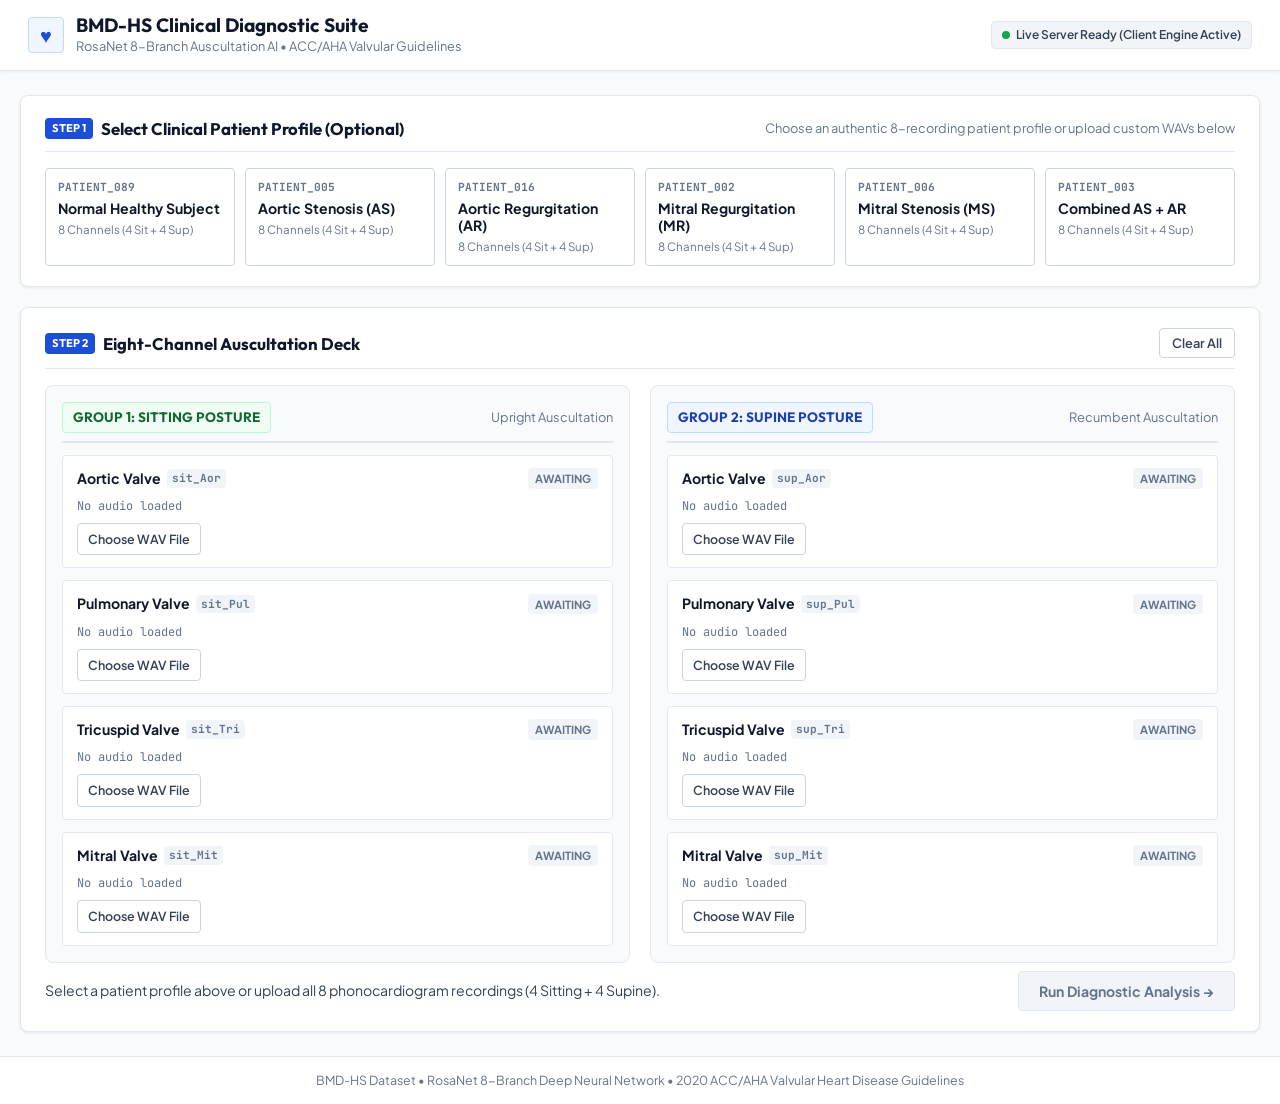
<file: index.html>
<!DOCTYPE html>
<html lang="en">
<head>
    <meta charset="UTF-8">
    <meta http-equiv="refresh" content="0; url=web/index.html">
    <title>BMD-HS Clinical Diagnostic Suite</title>
</head>
<body>
    <p>Redirecting to <a href="web/index.html">BMD-HS Clinical Diagnostic Suite</a>...</p>
    <script>
        window.location.replace("web/index.html");
    </script>
</body>
</html>
</file>
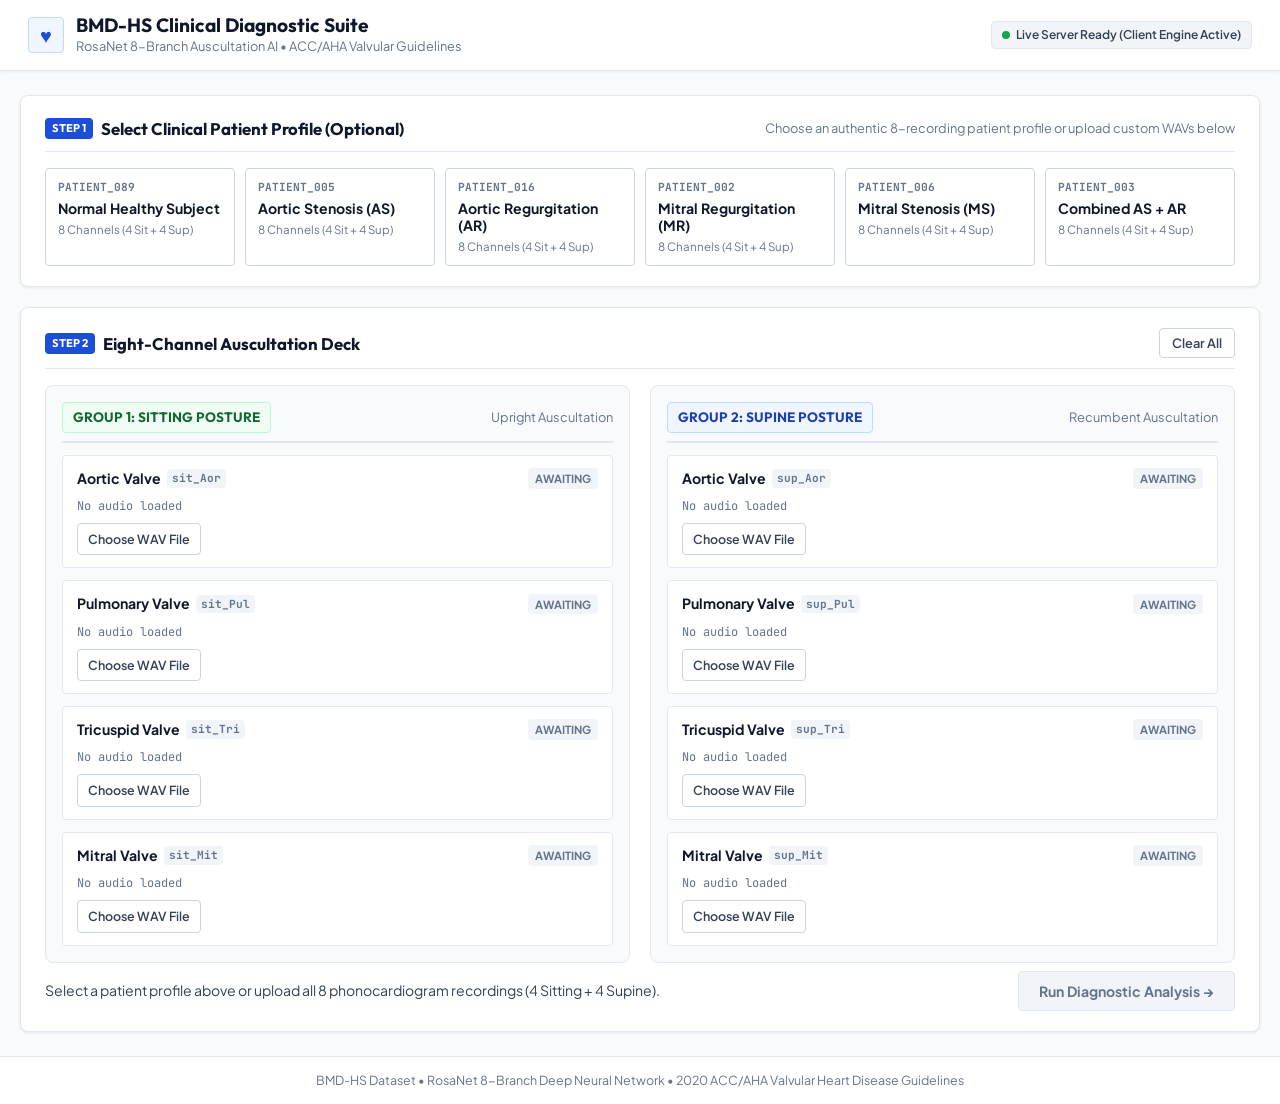
<file: web/index.html>
<!DOCTYPE html>
<html lang="en">
<head>
    <meta charset="UTF-8">
    <meta name="viewport" content="width=device-width, initial-scale=1.0">
    <title>BMD-HS Clinical Diagnostic Suite | RosaNet AI</title>
    <meta http-equiv="Cache-Control" content="no-cache, no-store, must-revalidate">
    <meta http-equiv="Pragma" content="no-cache">
    <meta http-equiv="Expires" content="0">
    <link rel="preconnect" href="https://fonts.googleapis.com">
    <link rel="preconnect" href="https://fonts.gstatic.com" crossorigin>
    <link href="https://fonts.googleapis.com/css2?family=Outfit:wght@500;600;700;800&family=Plus+Jakarta+Sans:wght@400;500;600;700&family=JetBrains+Mono:wght@500;600&display=swap" rel="stylesheet">
    <link rel="stylesheet" href="style.css?v=20261110_simple">
</head>
<body>

    <!-- Simple Hospital Header -->
    <header class="site-header">
        <div class="header-container">
            <div class="brand-block">
                <div class="brand-icon">♥</div>
                <div>
                    <h1 class="brand-title">BMD-HS Clinical Diagnostic Suite</h1>
                    <p class="brand-sub">RosaNet 8-Branch Auscultation AI &bull; ACC/AHA Valvular Guidelines</p>
                </div>
            </div>
            <div class="header-actions">
                <div class="status-badge" id="systemStatusBadge">
                    <span class="status-dot"></span>
                    <span id="systemStatusText">Ready (8 Channels &bull; 2,000 Hz)</span>
                </div>
            </div>
        </div>
    </header>

    <!-- Main Container -->
    <main class="main-container">

        <!-- STEP 1: Presets Bar -->
        <section class="section-box">
            <div class="section-title-row">
                <h2 class="section-title">
                    <span class="step-number">STEP 1</span>
                    Select Clinical Patient Profile (Optional)
                </h2>
                <span class="section-hint">Choose an authentic 8-recording patient profile or upload custom WAVs below</span>
            </div>

            <div class="presets-grid" id="patientPresetButtons">
                <!-- Loaded dynamically by script.js -->
                <div class="preset-btn" data-pid="patient_089">
                    <span class="preset-pid">PATIENT_089</span>
                    <span class="preset-name">Normal Healthy Subject</span>
                    <span class="preset-sub">8 Channels (4 Sit + 4 Sup)</span>
                </div>
                <div class="preset-btn" data-pid="patient_005">
                    <span class="preset-pid">PATIENT_005</span>
                    <span class="preset-name">Aortic Stenosis (AS)</span>
                    <span class="preset-sub">8 Channels (4 Sit + 4 Sup)</span>
                </div>
                <div class="preset-btn" data-pid="patient_016">
                    <span class="preset-pid">PATIENT_016</span>
                    <span class="preset-name">Aortic Regurgitation (AR)</span>
                    <span class="preset-sub">8 Channels (4 Sit + 4 Sup)</span>
                </div>
                <div class="preset-btn" data-pid="patient_002">
                    <span class="preset-pid">PATIENT_002</span>
                    <span class="preset-name">Mitral Regurgitation (MR)</span>
                    <span class="preset-sub">8 Channels (4 Sit + 4 Sup)</span>
                </div>
                <div class="preset-btn" data-pid="patient_006">
                    <span class="preset-pid">PATIENT_006</span>
                    <span class="preset-name">Mitral Stenosis (MS)</span>
                    <span class="preset-sub">8 Channels (4 Sit + 4 Sup)</span>
                </div>
                <div class="preset-btn" data-pid="patient_003">
                    <span class="preset-pid">PATIENT_003</span>
                    <span class="preset-name">Combined AS + AR</span>
                    <span class="preset-sub">8 Channels (4 Sit + 4 Sup)</span>
                </div>
            </div>
        </section>

        <!-- STEP 2: 8 Auscultation Deck (Two Posture Columns) -->
        <section class="section-box">
            <div class="section-title-row">
                <h2 class="section-title">
                    <span class="step-number">STEP 2</span>
                    Eight-Channel Auscultation Deck
                </h2>
                <div class="action-buttons">
                    <button class="btn btn-outline btn-sm" id="btnResetDeck">Clear All</button>
                </div>
            </div>

            <div class="deck-columns">
                <!-- Group 1: SITTING POSTURE -->
                <div class="posture-column">
                    <div class="posture-header">
                        <span class="posture-tag tag-sitting">Group 1: SITTING POSTURE</span>
                        <span class="section-hint">Upright Auscultation</span>
                    </div>

                    <!-- 1. Sit Aortic -->
                    <div class="valve-row" id="station_sit_Aor">
                        <div class="valve-row-top">
                            <span class="valve-name">Aortic Valve <span class="valve-code">sit_Aor</span></span>
                            <span class="valve-status-chip" id="badge_sit_Aor">Awaiting</span>
                        </div>
                        <div class="valve-file-info" id="status_sit_Aor">No audio loaded</div>
                        <div class="valve-audio-wrap hidden" id="playerWrap_sit_Aor">
                            <audio controls id="audio_sit_Aor"></audio>
                        </div>
                        <label class="valve-upload-label">
                            <input type="file" id="input_sit_Aor" accept=".wav,audio/wav" hidden>
                            <span>Choose WAV File</span>
                        </label>
                    </div>

                    <!-- 2. Sit Pulmonary -->
                    <div class="valve-row" id="station_sit_Pul">
                        <div class="valve-row-top">
                            <span class="valve-name">Pulmonary Valve <span class="valve-code">sit_Pul</span></span>
                            <span class="valve-status-chip" id="badge_sit_Pul">Awaiting</span>
                        </div>
                        <div class="valve-file-info" id="status_sit_Pul">No audio loaded</div>
                        <div class="valve-audio-wrap hidden" id="playerWrap_sit_Pul">
                            <audio controls id="audio_sit_Pul"></audio>
                        </div>
                        <label class="valve-upload-label">
                            <input type="file" id="input_sit_Pul" accept=".wav,audio/wav" hidden>
                            <span>Choose WAV File</span>
                        </label>
                    </div>

                    <!-- 3. Sit Tricuspid -->
                    <div class="valve-row" id="station_sit_Tri">
                        <div class="valve-row-top">
                            <span class="valve-name">Tricuspid Valve <span class="valve-code">sit_Tri</span></span>
                            <span class="valve-status-chip" id="badge_sit_Tri">Awaiting</span>
                        </div>
                        <div class="valve-file-info" id="status_sit_Tri">No audio loaded</div>
                        <div class="valve-audio-wrap hidden" id="playerWrap_sit_Tri">
                            <audio controls id="audio_sit_Tri"></audio>
                        </div>
                        <label class="valve-upload-label">
                            <input type="file" id="input_sit_Tri" accept=".wav,audio/wav" hidden>
                            <span>Choose WAV File</span>
                        </label>
                    </div>

                    <!-- 4. Sit Mitral -->
                    <div class="valve-row" id="station_sit_Mit">
                        <div class="valve-row-top">
                            <span class="valve-name">Mitral Valve <span class="valve-code">sit_Mit</span></span>
                            <span class="valve-status-chip" id="badge_sit_Mit">Awaiting</span>
                        </div>
                        <div class="valve-file-info" id="status_sit_Mit">No audio loaded</div>
                        <div class="valve-audio-wrap hidden" id="playerWrap_sit_Mit">
                            <audio controls id="audio_sit_Mit"></audio>
                        </div>
                        <label class="valve-upload-label">
                            <input type="file" id="input_sit_Mit" accept=".wav,audio/wav" hidden>
                            <span>Choose WAV File</span>
                        </label>
                    </div>
                </div>

                <!-- Group 2: SUPINE POSTURE -->
                <div class="posture-column">
                    <div class="posture-header">
                        <span class="posture-tag tag-supine">Group 2: SUPINE POSTURE</span>
                        <span class="section-hint">Recumbent Auscultation</span>
                    </div>

                    <!-- 5. Sup Aortic -->
                    <div class="valve-row" id="station_sup_Aor">
                        <div class="valve-row-top">
                            <span class="valve-name">Aortic Valve <span class="valve-code">sup_Aor</span></span>
                            <span class="valve-status-chip" id="badge_sup_Aor">Awaiting</span>
                        </div>
                        <div class="valve-file-info" id="status_sup_Aor">No audio loaded</div>
                        <div class="valve-audio-wrap hidden" id="playerWrap_sup_Aor">
                            <audio controls id="audio_sup_Aor"></audio>
                        </div>
                        <label class="valve-upload-label">
                            <input type="file" id="input_sup_Aor" accept=".wav,audio/wav" hidden>
                            <span>Choose WAV File</span>
                        </label>
                    </div>

                    <!-- 6. Sup Pulmonary -->
                    <div class="valve-row" id="station_sup_Pul">
                        <div class="valve-row-top">
                            <span class="valve-name">Pulmonary Valve <span class="valve-code">sup_Pul</span></span>
                            <span class="valve-status-chip" id="badge_sup_Pul">Awaiting</span>
                        </div>
                        <div class="valve-file-info" id="status_sup_Pul">No audio loaded</div>
                        <div class="valve-audio-wrap hidden" id="playerWrap_sup_Pul">
                            <audio controls id="audio_sup_Pul"></audio>
                        </div>
                        <label class="valve-upload-label">
                            <input type="file" id="input_sup_Pul" accept=".wav,audio/wav" hidden>
                            <span>Choose WAV File</span>
                        </label>
                    </div>

                    <!-- 7. Sup Tricuspid -->
                    <div class="valve-row" id="station_sup_Tri">
                        <div class="valve-row-top">
                            <span class="valve-name">Tricuspid Valve <span class="valve-code">sup_Tri</span></span>
                            <span class="valve-status-chip" id="badge_sup_Tri">Awaiting</span>
                        </div>
                        <div class="valve-file-info" id="status_sup_Tri">No audio loaded</div>
                        <div class="valve-audio-wrap hidden" id="playerWrap_sup_Tri">
                            <audio controls id="audio_sup_Tri"></audio>
                        </div>
                        <label class="valve-upload-label">
                            <input type="file" id="input_sup_Tri" accept=".wav,audio/wav" hidden>
                            <span>Choose WAV File</span>
                        </label>
                    </div>

                    <!-- 8. Sup Mitral -->
                    <div class="valve-row" id="station_sup_Mit">
                        <div class="valve-row-top">
                            <span class="valve-name">Mitral Valve <span class="valve-code">sup_Mit</span></span>
                            <span class="valve-status-chip" id="badge_sup_Mit">Awaiting</span>
                        </div>
                        <div class="valve-file-info" id="status_sup_Mit">No audio loaded</div>
                        <div class="valve-audio-wrap hidden" id="playerWrap_sup_Mit">
                            <audio controls id="audio_sup_Mit"></audio>
                        </div>
                        <label class="valve-upload-label">
                            <input type="file" id="input_sup_Mit" accept=".wav,audio/wav" hidden>
                            <span>Choose WAV File</span>
                        </label>
                    </div>
                </div>
            </div>

            <!-- Action Bar -->
            <div class="action-bar">
                <div class="action-status-text" id="inputReadinessText">
                    Select a patient profile above or upload all 8 phonocardiogram recordings (4 Sitting + 4 Supine).
                </div>
                <div class="action-buttons">
                    <button id="btnRunAnalysis" class="btn btn-primary" disabled>
                        <span>Run Diagnostic Analysis &rarr;</span>
                    </button>
                </div>
            </div>
        </section>

    </main>

    <!-- Simple Loading Overlay (Shows briefly before redirecting to results.html) -->
    <div class="loading-overlay hidden" id="loadingOverlay">
        <div class="loading-card-box">
            <div class="simple-spinner"></div>
            <div>
                <h3 class="loading-title">Analyzing 8-Channel Phonocardiograms...</h3>
                <p class="loading-desc" id="loadingStatusText">Executing RosaNet neural inference &bull; Redirecting to Results...</p>
            </div>
        </div>
    </div>

    <!-- Footer -->
    <footer class="site-footer">
        BMD-HS Dataset &bull; RosaNet 8-Branch Deep Neural Network &bull; 2020 ACC/AHA Valvular Heart Disease Guidelines
    </footer>

    <script src="script.js?v=20261110_simple"></script>
</body>
</html>
</file>
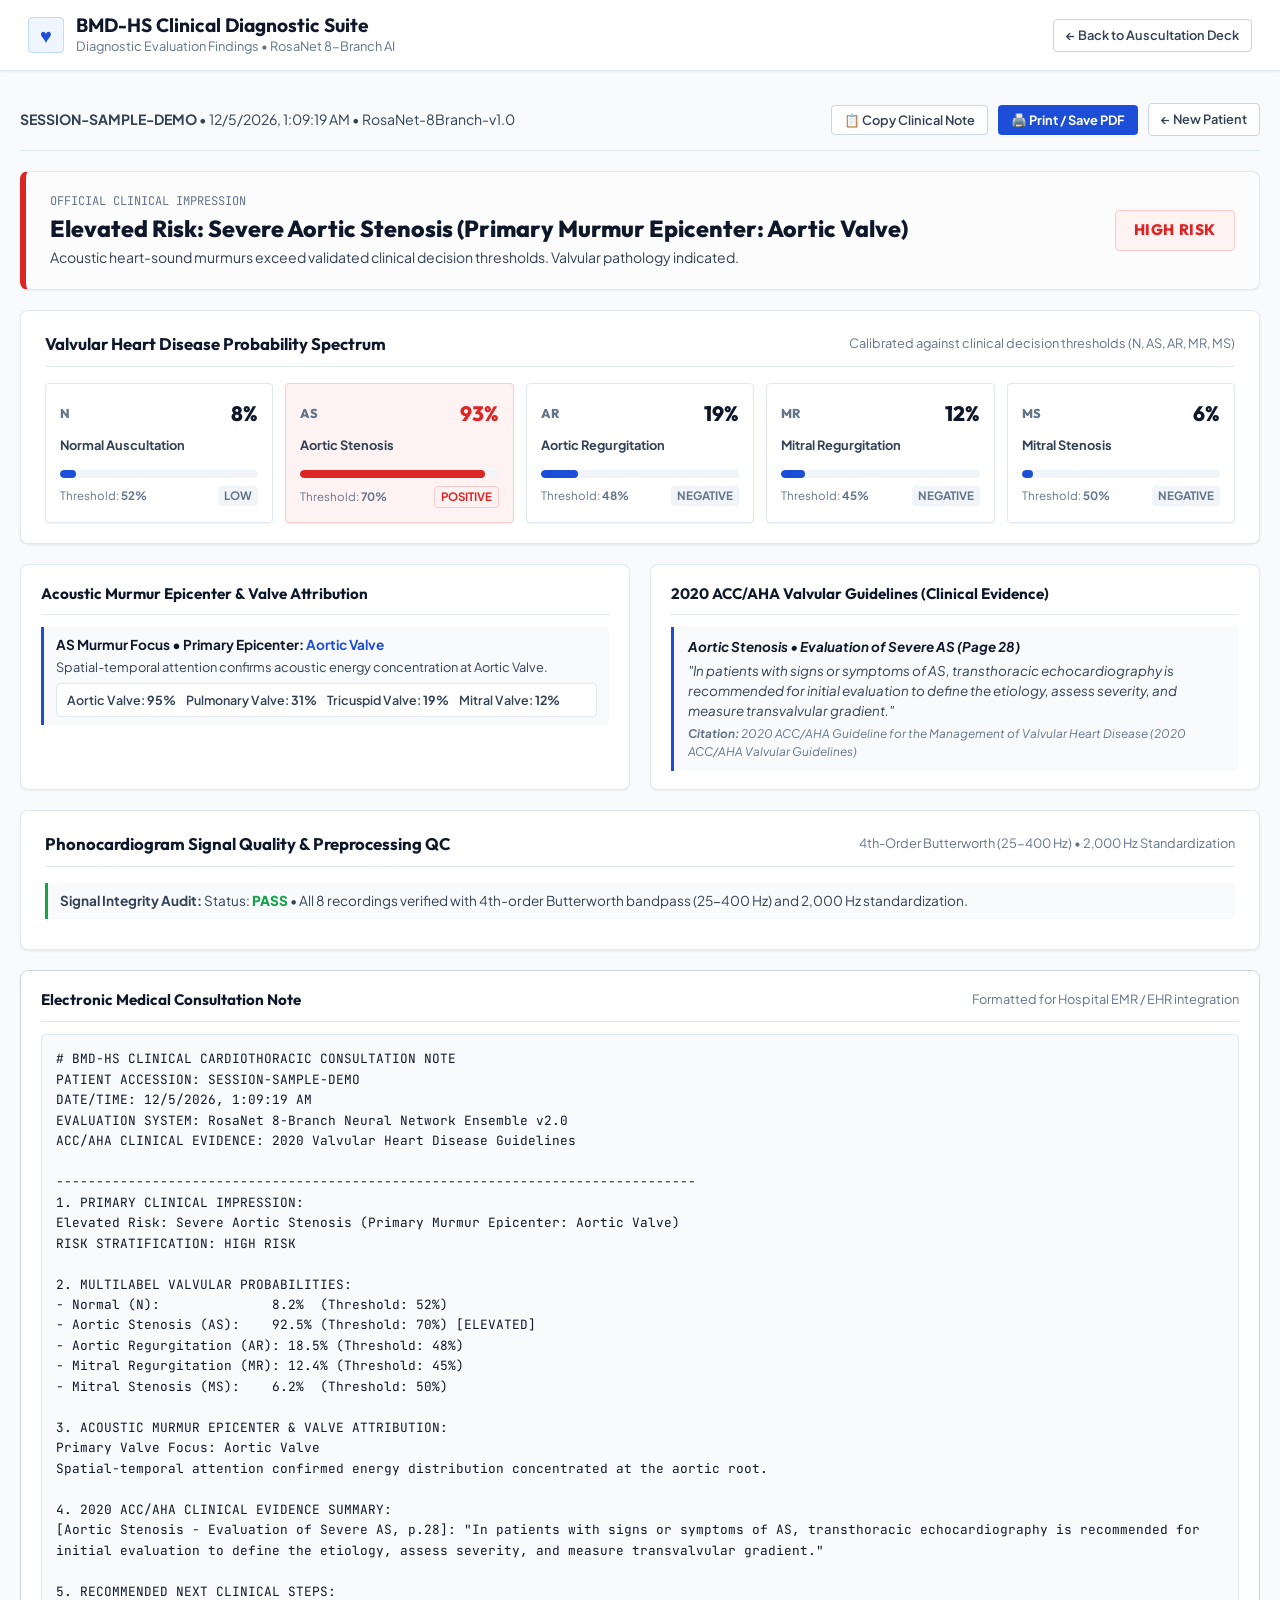
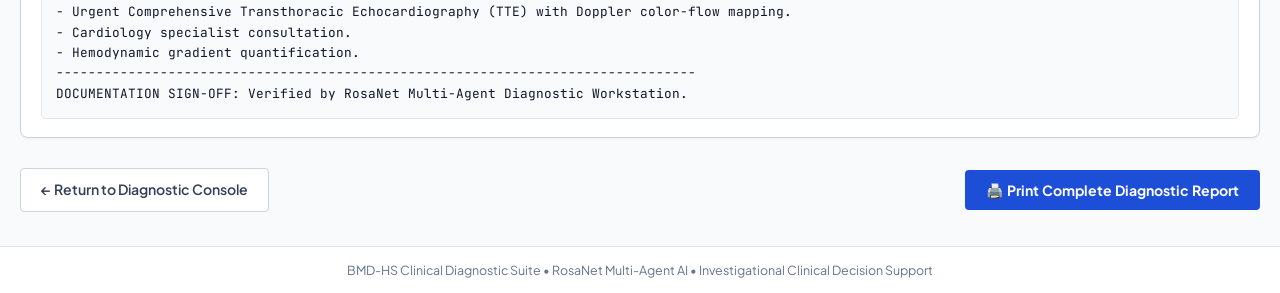
<file: results.html>
<!DOCTYPE html>
<html lang="en">
<head>
    <meta charset="UTF-8">
    <meta http-equiv="refresh" content="0; url=web/results.html">
    <title>Diagnostic Report</title>
</head>
<body>
    <p>Redirecting to <a href="web/results.html">Diagnostic Report</a>...</p>
    <script>
        window.location.replace("web/results.html");
    </script>
</body>
</html>
</file>
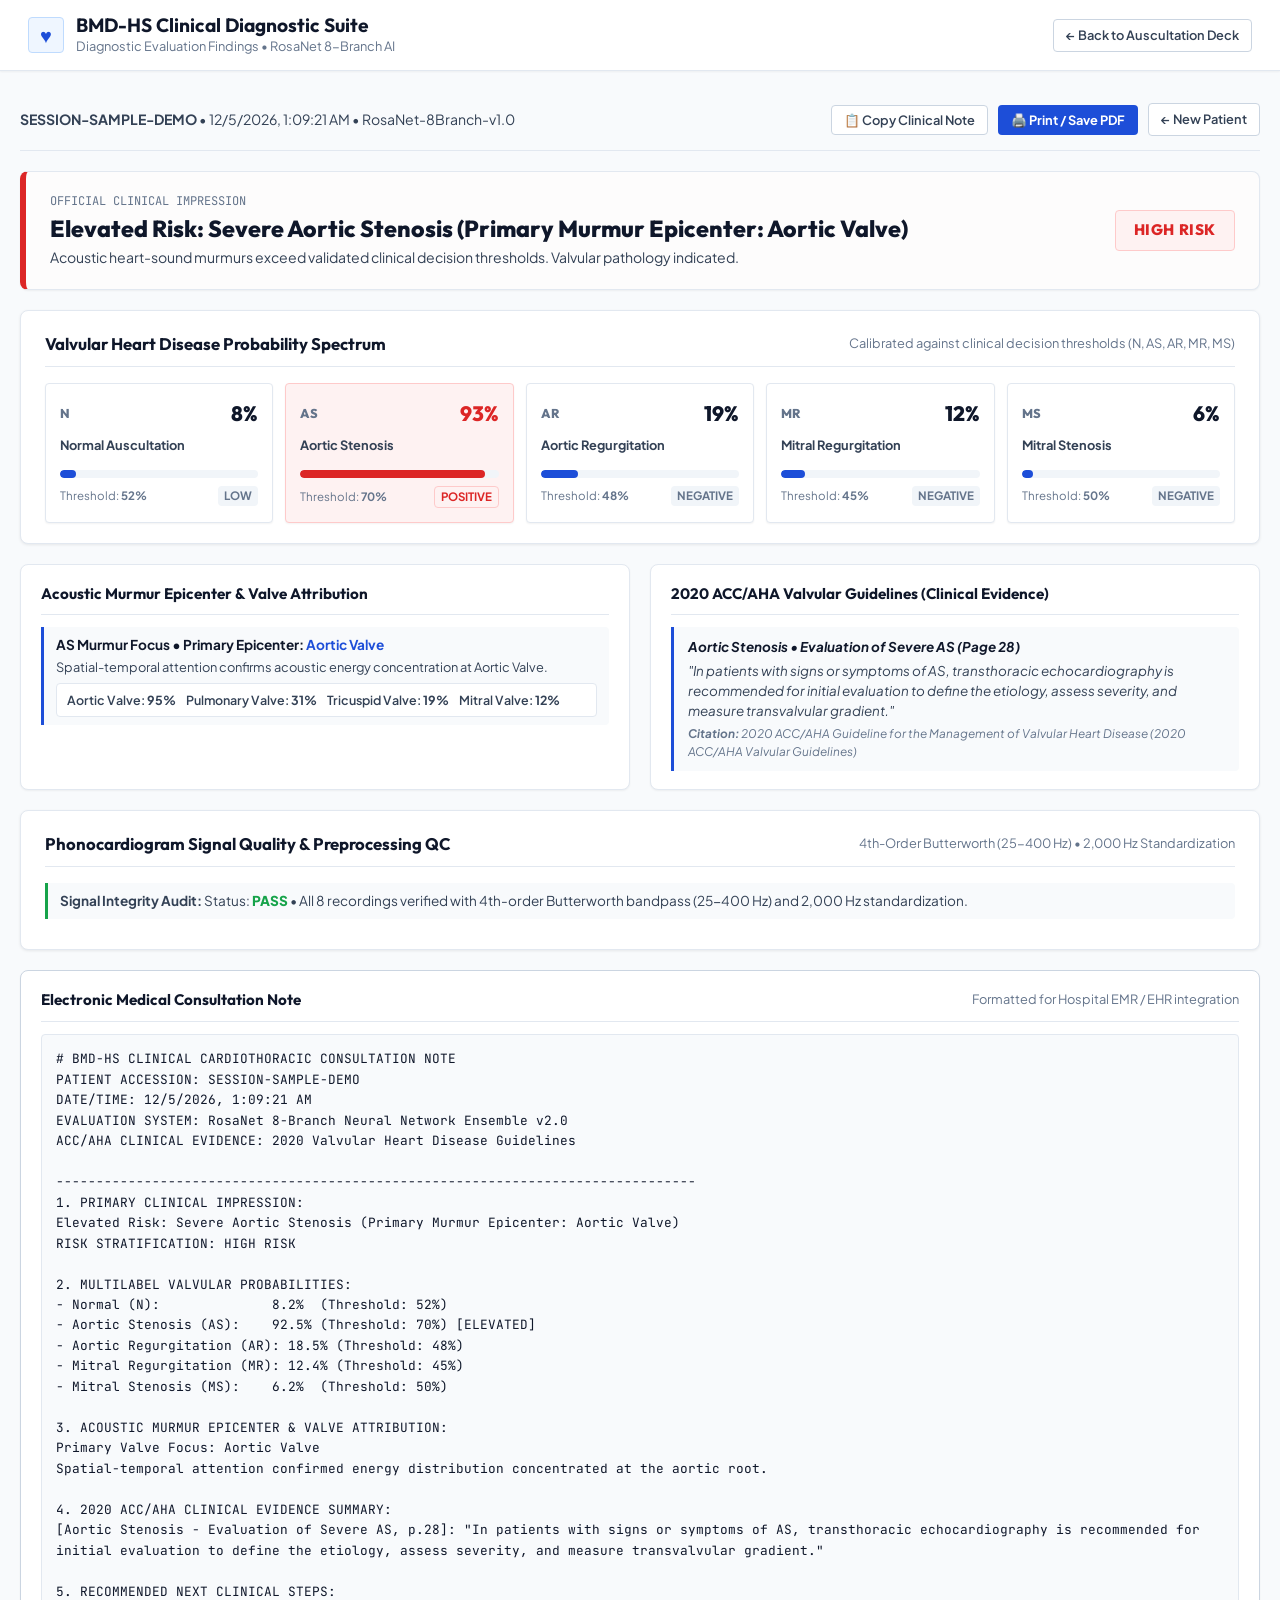
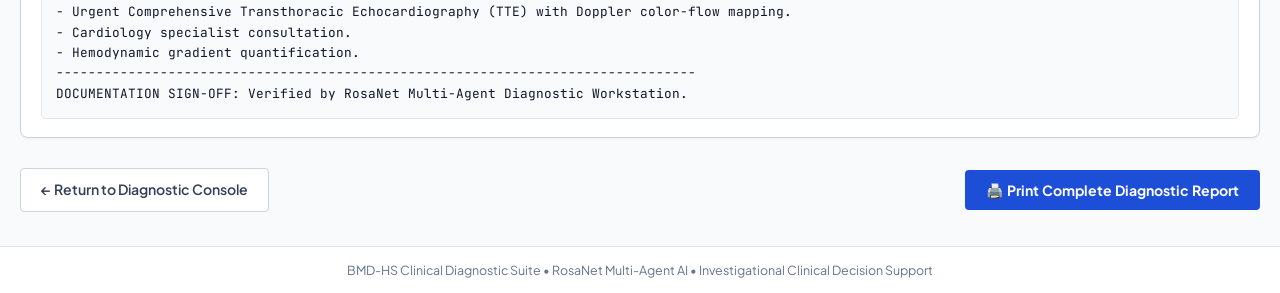
<file: web/results.html>
<!DOCTYPE html>
<html lang="en">
<head>
    <meta charset="UTF-8">
    <meta name="viewport" content="width=device-width, initial-scale=1.0">
    <title>Diagnostic Report | BMD-HS RosaNet Workstation</title>
    <meta http-equiv="Cache-Control" content="no-cache, no-store, must-revalidate">
    <meta http-equiv="Pragma" content="no-cache">
    <meta http-equiv="Expires" content="0">
    <link rel="preconnect" href="https://fonts.googleapis.com">
    <link rel="preconnect" href="https://fonts.gstatic.com" crossorigin>
    <link href="https://fonts.googleapis.com/css2?family=Outfit:wght@500;600;700;800&family=Plus+Jakarta+Sans:wght@400;500;600;700&family=JetBrains+Mono:wght@500;600&display=swap" rel="stylesheet">
    <link rel="stylesheet" href="style.css?v=20261110_simple">
</head>
<body>

    <!-- Header with Back Button -->
    <header class="site-header">
        <div class="header-container">
            <div class="brand-block">
                <div class="brand-icon">♥</div>
                <div>
                    <h1 class="brand-title">BMD-HS Clinical Diagnostic Suite</h1>
                    <p class="brand-sub">Diagnostic Evaluation Findings &bull; RosaNet 8-Branch AI</p>
                </div>
            </div>
            <div class="header-actions">
                <a href="index.html" class="btn btn-outline btn-sm">&larr; Back to Auscultation Deck</a>
            </div>
        </div>
    </header>

    <!-- Main Results Layout -->
    <main class="main-container results-page-layout">

        <!-- Top Control Bar -->
        <div class="action-bar" style="border-bottom: 1px solid var(--border-light); padding-bottom: 14px;">
            <div class="action-status-text">
                <strong id="resPatientId">SESSION-PATIENT</strong> &bull;
                <span id="resTimestamp">--</span> &bull;
                <span id="resModelVersion">RosaNet-8Branch-v1.0</span>
            </div>
            <div class="action-buttons">
                <button class="btn btn-outline btn-sm" id="btnCopyNote">📋 Copy Clinical Note</button>
                <button class="btn btn-primary btn-sm" id="btnPrintReport">🖨️ Print / Save PDF</button>
                <a href="index.html" class="btn btn-outline btn-sm">&larr; New Patient</a>
            </div>
        </div>

        <!-- 1. Primary Diagnosis Banner -->
        <section class="diagnosis-banner" id="heroBanner">
            <div>
                <div class="banner-meta">OFFICIAL CLINICAL IMPRESSION</div>
                <h2 class="banner-diagnosis-title" id="resPrimaryDiagnosis">Diagnostic Evaluation Complete</h2>
                <p class="banner-diagnosis-sub" id="resSecondaryDescription">Synthesized hemodynamic phonocardiogram analysis across all 8 posture-valve recordings.</p>
            </div>
            <div>
                <div class="risk-pill" id="resRiskPill">EVALUATING</div>
            </div>
        </section>

        <!-- 2. Multilabel Valvular Disease Probabilities -->
        <section class="section-box">
            <div class="section-title-row">
                <h3 class="section-title">Valvular Heart Disease Probability Spectrum</h3>
                <span class="section-hint">Calibrated against clinical decision thresholds (N, AS, AR, MR, MS)</span>
            </div>

            <div class="probs-cards-row" id="probsGrid">
                <!-- Dynamically populated by results.js -->
            </div>
        </section>

        <!-- 3. Murmur Epicenter & Guidelines Grid -->
        <div class="details-split-grid">
            
            <!-- Acoustic Epicenter & Valve Attribution -->
            <section class="findings-box">
                <h3 class="findings-title">Acoustic Murmur Epicenter & Valve Attribution</h3>
                <div class="findings-list" id="xaiContainer">
                    <!-- Populated by results.js -->
                </div>
            </section>

            <!-- ACC/AHA Evidence -->
            <section class="findings-box">
                <h3 class="findings-title">2020 ACC/AHA Valvular Guidelines (Clinical Evidence)</h3>
                <div class="findings-list" id="guidelinesContainer">
                    <!-- Populated by results.js -->
                </div>
            </section>
        </div>

        <!-- 4. Signal Quality Audit -->
        <section class="section-box">
            <div class="section-title-row">
                <h3 class="section-title">Phonocardiogram Signal Quality & Preprocessing QC</h3>
                <span class="section-hint">4th-Order Butterworth (25-400 Hz) &bull; 2,000 Hz Standardization</span>
            </div>
            <div id="qcSummaryBox" class="finding-item" style="border-left-color: var(--success); margin-bottom: 10px;">
                <strong>Signal Verification:</strong> All 8 auscultation channels passed waveform integrity and filter verification.
            </div>
        </section>

        <!-- 5. EMR Consultation Record -->
        <section class="emr-box">
            <div class="emr-header">
                <h3 class="emr-title">Electronic Medical Consultation Note</h3>
                <span class="section-hint">Formatted for Hospital EMR / EHR integration</span>
            </div>
            <pre class="emr-text" id="reportMarkdownPre">Loading clinical consultation note...</pre>
        </section>

        <!-- Bottom Action Bar -->
        <div style="display: flex; justify-content: space-between; align-items: center; padding: 10px 0;">
            <a href="index.html" class="btn btn-outline">&larr; Return to Diagnostic Console</a>
            <button class="btn btn-primary" onclick="window.print()">🖨️ Print Complete Diagnostic Report</button>
        </div>

    </main>

    <!-- Footer -->
    <footer class="site-footer">
        BMD-HS Clinical Diagnostic Suite &bull; RosaNet Multi-Agent AI &bull; Investigational Clinical Decision Support
    </footer>

    <script src="results.js?v=20261110_simple"></script>
</body>
</html>
</file>
<file: web/style.css>
/* ==========================================================================
   BMD-HS Clinical Cardiothoracic Diagnostic Suite - Simple Classic Light Theme
   Version: 9.0 - Completely Simple, Clean, Classic Medical Workstation
   Zero animations, crisp high-contrast typography, pure clinical styling.
   ========================================================================== */

:root {
    /* Classic Light Medical Palette */
    --bg-page:         #f8fafc;
    --bg-card:         #ffffff;
    --bg-muted:        #f1f5f9;
    --bg-subtle:       #f8fafc;

    --border:          #cbd5e1;
    --border-light:    #e2e8f0;
    --border-focus:    #2563eb;

    --text-primary:    #0f172a;
    --text-secondary:  #334155;
    --text-muted:      #64748b;

    --primary:         #1d4ed8;
    --primary-hover:   #1e40af;
    --primary-subtle:  #eff6ff;
    --primary-border:  #bfdbfe;

    --success:         #16a34a;
    --success-subtle:  #f0fdf4;
    --success-border:  #bbf7d0;

    --warning:         #d97706;
    --warning-subtle:  #fffbeb;
    --warning-border:  #fde68a;

    --danger:          #dc2626;
    --danger-subtle:   #fef2f2;
    --danger-border:   #fecaca;

    --font-heading:    'Outfit', -apple-system, BlinkMacSystemFont, 'Segoe UI', Roboto, sans-serif;
    --font-body:       'Plus Jakarta Sans', -apple-system, BlinkMacSystemFont, 'Segoe UI', Roboto, sans-serif;
    --font-mono:       'JetBrains Mono', Consolas, monospace;

    --radius-sm:       4px;
    --radius-md:       8px;
    --radius-lg:       10px;

    --shadow-sm:       0 1px 2px 0 rgba(0, 0, 0, 0.05);
    --shadow-card:     0 1px 3px 0 rgba(0, 0, 0, 0.08);
}

/* Reset */
*, *::before, *::after {
    box-sizing: border-box;
    margin: 0;
    padding: 0;
    animation: none !important;
    transition: none !important;
}

body {
    background-color: var(--bg-page);
    color: var(--text-secondary);
    font-family: var(--font-body);
    font-size: 14px;
    line-height: 1.5;
    min-height: 100vh;
    display: flex;
    flex-direction: column;
}

.hidden {
    display: none !important;
}

/* ==========================================================================
   Simple Clinical Masthead
   ========================================================================== */
.site-header {
    background-color: var(--bg-card);
    border-bottom: 1px solid var(--border-light);
    padding: 14px 28px;
    box-shadow: var(--shadow-sm);
}

.header-container {
    max-width: 1280px;
    margin: 0 auto;
    display: flex;
    justify-content: space-between;
    align-items: center;
    gap: 16px;
}

.brand-block {
    display: flex;
    align-items: center;
    gap: 12px;
}

.brand-icon {
    width: 36px;
    height: 36px;
    background-color: var(--primary-subtle);
    border: 1px solid var(--primary-border);
    border-radius: var(--radius-sm);
    display: flex;
    align-items: center;
    justify-content: center;
    color: var(--primary);
    font-size: 1.25rem;
    font-weight: 800;
}

.brand-title {
    font-family: var(--font-heading);
    font-size: 1.2rem;
    font-weight: 700;
    color: var(--text-primary);
    line-height: 1.2;
}

.brand-sub {
    font-size: 0.8rem;
    color: var(--text-muted);
}

.header-actions {
    display: flex;
    align-items: center;
    gap: 12px;
}

.status-badge {
    display: inline-flex;
    align-items: center;
    gap: 6px;
    font-size: 0.75rem;
    font-weight: 600;
    padding: 4px 10px;
    border-radius: var(--radius-sm);
    background-color: var(--bg-muted);
    color: var(--text-secondary);
    border: 1px solid var(--border-light);
}

.status-dot {
    width: 8px;
    height: 8px;
    border-radius: 50%;
    background-color: var(--success);
}

/* ==========================================================================
   Main Content Layout
   ========================================================================== */
.main-container {
    max-width: 1280px;
    margin: 0 auto;
    padding: 24px 20px;
    width: 100%;
    flex: 1;
    display: flex;
    flex-direction: column;
    gap: 20px;
}

.section-box {
    background-color: var(--bg-card);
    border: 1px solid var(--border-light);
    border-radius: var(--radius-md);
    box-shadow: var(--shadow-card);
    padding: 20px 24px;
}

.section-title-row {
    display: flex;
    justify-content: space-between;
    align-items: center;
    margin-bottom: 16px;
    padding-bottom: 10px;
    border-bottom: 1px solid var(--border-light);
}

.section-title {
    font-family: var(--font-heading);
    font-size: 1.05rem;
    font-weight: 700;
    color: var(--text-primary);
    display: flex;
    align-items: center;
    gap: 8px;
}

.step-number {
    background-color: var(--primary);
    color: #ffffff;
    font-size: 0.7rem;
    font-weight: 700;
    padding: 2px 7px;
    border-radius: var(--radius-sm);
}

.section-hint {
    font-size: 0.8rem;
    color: var(--text-muted);
}

/* ==========================================================================
   Step 1: Clinical Presets Bar (Clean & Simple)
   ========================================================================== */
.presets-grid {
    display: grid;
    grid-template-columns: repeat(auto-fit, minmax(180px, 1fr));
    gap: 10px;
}

.preset-btn {
    background-color: var(--bg-card);
    border: 1px solid var(--border);
    border-radius: var(--radius-sm);
    padding: 10px 12px;
    text-align: left;
    cursor: pointer;
    display: flex;
    flex-direction: column;
    gap: 4px;
}

.preset-btn:hover {
    border-color: var(--primary);
    background-color: var(--primary-subtle);
}

.preset-btn.active {
    border: 2px solid var(--primary);
    background-color: var(--primary-subtle);
    padding: 9px 11px;
}

.preset-pid {
    font-family: var(--font-mono);
    font-size: 0.7rem;
    font-weight: 700;
    color: var(--text-muted);
}

.preset-btn.active .preset-pid {
    color: var(--primary);
}

.preset-name {
    font-weight: 700;
    font-size: 0.88rem;
    color: var(--text-primary);
    line-height: 1.2;
}

.preset-sub {
    font-size: 0.72rem;
    color: var(--text-muted);
}

/* ==========================================================================
   Step 2: Simple Two-Column Posture Auscultation Deck
   ========================================================================== */
.deck-columns {
    display: grid;
    grid-template-columns: 1fr 1fr;
    gap: 20px;
}

@media (max-width: 840px) {
    .deck-columns {
        grid-template-columns: 1fr;
    }
}

.posture-column {
    background-color: var(--bg-subtle);
    border: 1px solid var(--border-light);
    border-radius: var(--radius-md);
    padding: 16px;
    display: flex;
    flex-direction: column;
    gap: 12px;
}

.posture-header {
    display: flex;
    justify-content: space-between;
    align-items: center;
    padding-bottom: 8px;
    border-bottom: 2px solid var(--border-light);
}

.posture-tag {
    font-family: var(--font-heading);
    font-size: 0.85rem;
    font-weight: 700;
    padding: 4px 10px;
    border-radius: var(--radius-sm);
    text-transform: uppercase;
}

.tag-sitting {
    background-color: #f0fdf4;
    color: #166534;
    border: 1px solid #bbf7d0;
}

.tag-supine {
    background-color: #eff6ff;
    color: #1e40af;
    border: 1px solid #bfdbfe;
}

.valve-row {
    background-color: var(--bg-card);
    border: 1px solid var(--border-light);
    border-radius: var(--radius-sm);
    padding: 12px 14px;
    display: flex;
    flex-direction: column;
    gap: 8px;
}

.valve-row:hover {
    border-color: var(--border);
}

.valve-row-top {
    display: flex;
    justify-content: space-between;
    align-items: center;
}

.valve-name {
    font-weight: 700;
    font-size: 0.88rem;
    color: var(--text-primary);
    display: flex;
    align-items: center;
    gap: 6px;
}

.valve-code {
    font-family: var(--font-mono);
    font-size: 0.7rem;
    background-color: var(--bg-muted);
    padding: 1px 5px;
    border-radius: var(--radius-sm);
    color: var(--text-muted);
}

.valve-status-chip {
    font-size: 0.7rem;
    font-weight: 700;
    padding: 2px 7px;
    border-radius: var(--radius-sm);
    background-color: var(--bg-muted);
    color: var(--text-muted);
    text-transform: uppercase;
}

.valve-status-chip.loaded {
    background-color: var(--success-subtle);
    color: var(--success);
    border: 1px solid var(--success-border);
}

.valve-file-info {
    font-family: var(--font-mono);
    font-size: 0.75rem;
    color: var(--text-muted);
    white-space: nowrap;
    overflow: hidden;
    text-overflow: ellipsis;
}

.valve-file-info.loaded {
    color: var(--text-primary);
    font-weight: 600;
}

.valve-audio-wrap audio {
    width: 100%;
    height: 30px;
    margin-top: 2px;
}

.valve-upload-label {
    display: inline-flex;
    align-items: center;
    justify-content: center;
    gap: 6px;
    background-color: var(--bg-card);
    border: 1px solid var(--border);
    border-radius: var(--radius-sm);
    padding: 6px 10px;
    font-size: 0.78rem;
    font-weight: 600;
    color: var(--text-secondary);
    cursor: pointer;
    text-align: center;
    align-self: flex-start;
}

.valve-upload-label:hover {
    background-color: var(--bg-muted);
    border-color: var(--primary);
    color: var(--primary);
}

/* ==========================================================================
   Action Bar (Analyze & Reset)
   ========================================================================== */
.action-bar {
    display: flex;
    justify-content: space-between;
    align-items: center;
    padding-top: 8px;
    gap: 16px;
}

.action-status-text {
    font-size: 0.88rem;
    color: var(--text-secondary);
}

.action-buttons {
    display: flex;
    align-items: center;
    gap: 10px;
}

.btn {
    display: inline-flex;
    align-items: center;
    justify-content: center;
    gap: 8px;
    font-family: var(--font-body);
    font-size: 0.88rem;
    font-weight: 600;
    padding: 10px 20px;
    border-radius: var(--radius-sm);
    border: 1px solid transparent;
    cursor: pointer;
    text-decoration: none;
}

.btn-primary {
    background-color: var(--primary);
    color: #ffffff;
    font-weight: 700;
}

.btn-primary:hover:not(:disabled) {
    background-color: var(--primary-hover);
}

.btn-primary:disabled {
    background-color: var(--bg-muted);
    color: var(--text-muted);
    border: 1px solid var(--border-light);
    cursor: not-allowed;
}

.btn-outline {
    background-color: #ffffff;
    color: var(--text-secondary);
    border-color: var(--border);
}

.btn-outline:hover {
    background-color: var(--bg-muted);
    color: var(--text-primary);
}

.btn-sm {
    padding: 6px 12px;
    font-size: 0.8rem;
}

/* ==========================================================================
   Loading Modal / Overlay
   ========================================================================== */
.loading-overlay {
    position: fixed;
    top: 0;
    left: 0;
    right: 0;
    bottom: 0;
    background-color: rgba(15, 23, 42, 0.6);
    display: flex;
    align-items: center;
    justify-content: center;
    z-index: 9999;
}

.loading-card-box {
    background-color: #ffffff;
    border-radius: var(--radius-md);
    padding: 32px 40px;
    max-width: 480px;
    width: 90%;
    text-align: center;
    box-shadow: 0 20px 25px -5px rgba(0, 0, 0, 0.15);
    display: flex;
    flex-direction: column;
    align-items: center;
    gap: 16px;
}

.simple-spinner {
    width: 42px;
    height: 42px;
    border: 4px solid var(--border-light);
    border-top-color: var(--primary);
    border-radius: 50%;
}

.loading-title {
    font-family: var(--font-heading);
    font-size: 1.15rem;
    font-weight: 700;
    color: var(--text-primary);
}

.loading-desc {
    font-size: 0.85rem;
    color: var(--text-muted);
}

/* ==========================================================================
   RESULTS PAGE (results.html) STYLES
   ========================================================================== */
.results-page-layout {
    display: flex;
    flex-direction: column;
    gap: 20px;
}

/* Diagnosis Banner */
.diagnosis-banner {
    background-color: #ffffff;
    border: 1px solid var(--border-light);
    border-left: 6px solid var(--primary);
    border-radius: var(--radius-md);
    padding: 20px 24px;
    display: flex;
    justify-content: space-between;
    align-items: center;
    gap: 20px;
    box-shadow: var(--shadow-sm);
}

.diagnosis-banner.normal {
    border-left-color: var(--success);
    background-color: #fcfdfc;
}

.diagnosis-banner.abnormal {
    border-left-color: var(--danger);
    background-color: #fdfcfc;
}

.banner-meta {
    font-family: var(--font-mono);
    font-size: 0.75rem;
    color: var(--text-muted);
    margin-bottom: 4px;
}

.banner-diagnosis-title {
    font-family: var(--font-heading);
    font-size: 1.45rem;
    font-weight: 800;
    color: var(--text-primary);
    line-height: 1.25;
}

.banner-diagnosis-sub {
    font-size: 0.88rem;
    color: var(--text-secondary);
    margin-top: 4px;
}

.risk-pill {
    font-family: var(--font-heading);
    font-size: 0.95rem;
    font-weight: 800;
    padding: 8px 18px;
    border-radius: var(--radius-sm);
    text-transform: uppercase;
    letter-spacing: 0.04em;
    background-color: var(--bg-muted);
    color: var(--text-secondary);
    border: 1px solid var(--border);
    white-space: nowrap;
}

.risk-pill.low-risk {
    background-color: var(--success-subtle);
    color: var(--success);
    border-color: var(--success-border);
}

.risk-pill.moderate-risk {
    background-color: var(--warning-subtle);
    color: var(--warning);
    border-color: var(--warning-border);
}

.risk-pill.high-risk {
    background-color: var(--danger-subtle);
    color: var(--danger);
    border-color: var(--danger-border);
}

/* Probabilities Grid */
.probs-cards-row {
    display: grid;
    grid-template-columns: repeat(5, 1fr);
    gap: 12px;
}

@media (max-width: 900px) {
    .probs-cards-row {
        grid-template-columns: repeat(2, 1fr);
    }
}

.prob-card {
    background-color: #ffffff;
    border: 1px solid var(--border-light);
    border-radius: var(--radius-sm);
    padding: 14px;
    display: flex;
    flex-direction: column;
    gap: 8px;
    box-shadow: var(--shadow-sm);
}

.prob-card.positive {
    border-color: var(--danger-border);
    background-color: var(--danger-subtle);
}

.prob-top {
    display: flex;
    justify-content: space-between;
    align-items: center;
}

.prob-code {
    font-family: var(--font-heading);
    font-size: 0.8rem;
    font-weight: 800;
    color: var(--text-muted);
}

.prob-num {
    font-family: var(--font-heading);
    font-size: 1.3rem;
    font-weight: 800;
    color: var(--text-primary);
}

.prob-card.positive .prob-num {
    color: var(--danger);
}

.prob-name {
    font-size: 0.8rem;
    font-weight: 700;
    color: var(--text-secondary);
    min-height: 2em;
    line-height: 1.25;
}

.prob-bar-container {
    width: 100%;
    height: 8px;
    background-color: var(--bg-muted);
    border-radius: 4px;
    position: relative;
    overflow: hidden;
}

.prob-bar-fill {
    height: 100%;
    background-color: var(--primary);
    border-radius: 4px;
}

.prob-card.positive .prob-bar-fill {
    background-color: var(--danger);
}

.prob-footer {
    display: flex;
    justify-content: space-between;
    align-items: center;
    font-size: 0.72rem;
    color: var(--text-muted);
}

.prob-badge {
    font-weight: 700;
    padding: 1px 6px;
    border-radius: var(--radius-sm);
    text-transform: uppercase;
}

.prob-badge.pos {
    background-color: var(--danger-subtle);
    color: var(--danger);
    border: 1px solid var(--danger-border);
}

.prob-badge.neg {
    background-color: var(--bg-muted);
    color: var(--text-muted);
}

/* Findings & Evidence Grid */
.details-split-grid {
    display: grid;
    grid-template-columns: 1fr 1fr;
    gap: 20px;
}

@media (max-width: 840px) {
    .details-split-grid {
        grid-template-columns: 1fr;
    }
}

.findings-box {
    background-color: #ffffff;
    border: 1px solid var(--border-light);
    border-radius: var(--radius-md);
    padding: 18px 20px;
    display: flex;
    flex-direction: column;
    gap: 12px;
    box-shadow: var(--shadow-sm);
}

.findings-title {
    font-family: var(--font-heading);
    font-size: 0.95rem;
    font-weight: 700;
    color: var(--text-primary);
    border-bottom: 1px solid var(--border-light);
    padding-bottom: 8px;
}

.findings-list {
    display: flex;
    flex-direction: column;
    gap: 8px;
}

.finding-item {
    font-size: 0.85rem;
    line-height: 1.45;
    padding: 8px 12px;
    background-color: var(--bg-subtle);
    border-left: 3px solid var(--primary);
    border-radius: 0 var(--radius-sm) var(--radius-sm) 0;
}

.guideline-quote {
    font-size: 0.84rem;
    font-style: italic;
    color: var(--text-secondary);
    background-color: var(--bg-subtle);
    padding: 10px 14px;
    border-left: 3px solid var(--primary);
    border-radius: 0 var(--radius-sm) var(--radius-sm) 0;
    line-height: 1.5;
}

/* EMR Note Box */
.emr-box {
    background-color: #ffffff;
    border: 1px solid var(--border);
    border-radius: var(--radius-md);
    padding: 18px 20px;
    box-shadow: var(--shadow-sm);
}

.emr-header {
    display: flex;
    justify-content: space-between;
    align-items: center;
    border-bottom: 1px solid var(--border-light);
    padding-bottom: 10px;
    margin-bottom: 12px;
}

.emr-title {
    font-family: var(--font-heading);
    font-size: 0.95rem;
    font-weight: 700;
    color: var(--text-primary);
}

.emr-text {
    font-family: var(--font-mono);
    font-size: 0.8rem;
    line-height: 1.6;
    color: var(--text-primary);
    white-space: pre-wrap;
    word-break: break-word;
    background-color: var(--bg-subtle);
    padding: 14px;
    border-radius: var(--radius-sm);
    border: 1px solid var(--border-light);
}

/* Footer */
.site-footer {
    background-color: var(--bg-card);
    border-top: 1px solid var(--border-light);
    padding: 14px 28px;
    font-size: 0.78rem;
    color: var(--text-muted);
    text-align: center;
    margin-top: auto;
}

/* Print Rules */
@media print {
    .site-header, .site-footer, .btn, .action-bar, .header-actions {
        display: none !important;
    }
    body, .main-container, .section-box, .diagnosis-banner, .emr-box {
        background: #ffffff !important;
        box-shadow: none !important;
        border: none !important;
        padding: 0 !important;
        margin: 0 !important;
    }
    .emr-text {
        border: none !important;
        background: #ffffff !important;
        font-size: 10pt !important;
    }
}
</file>
